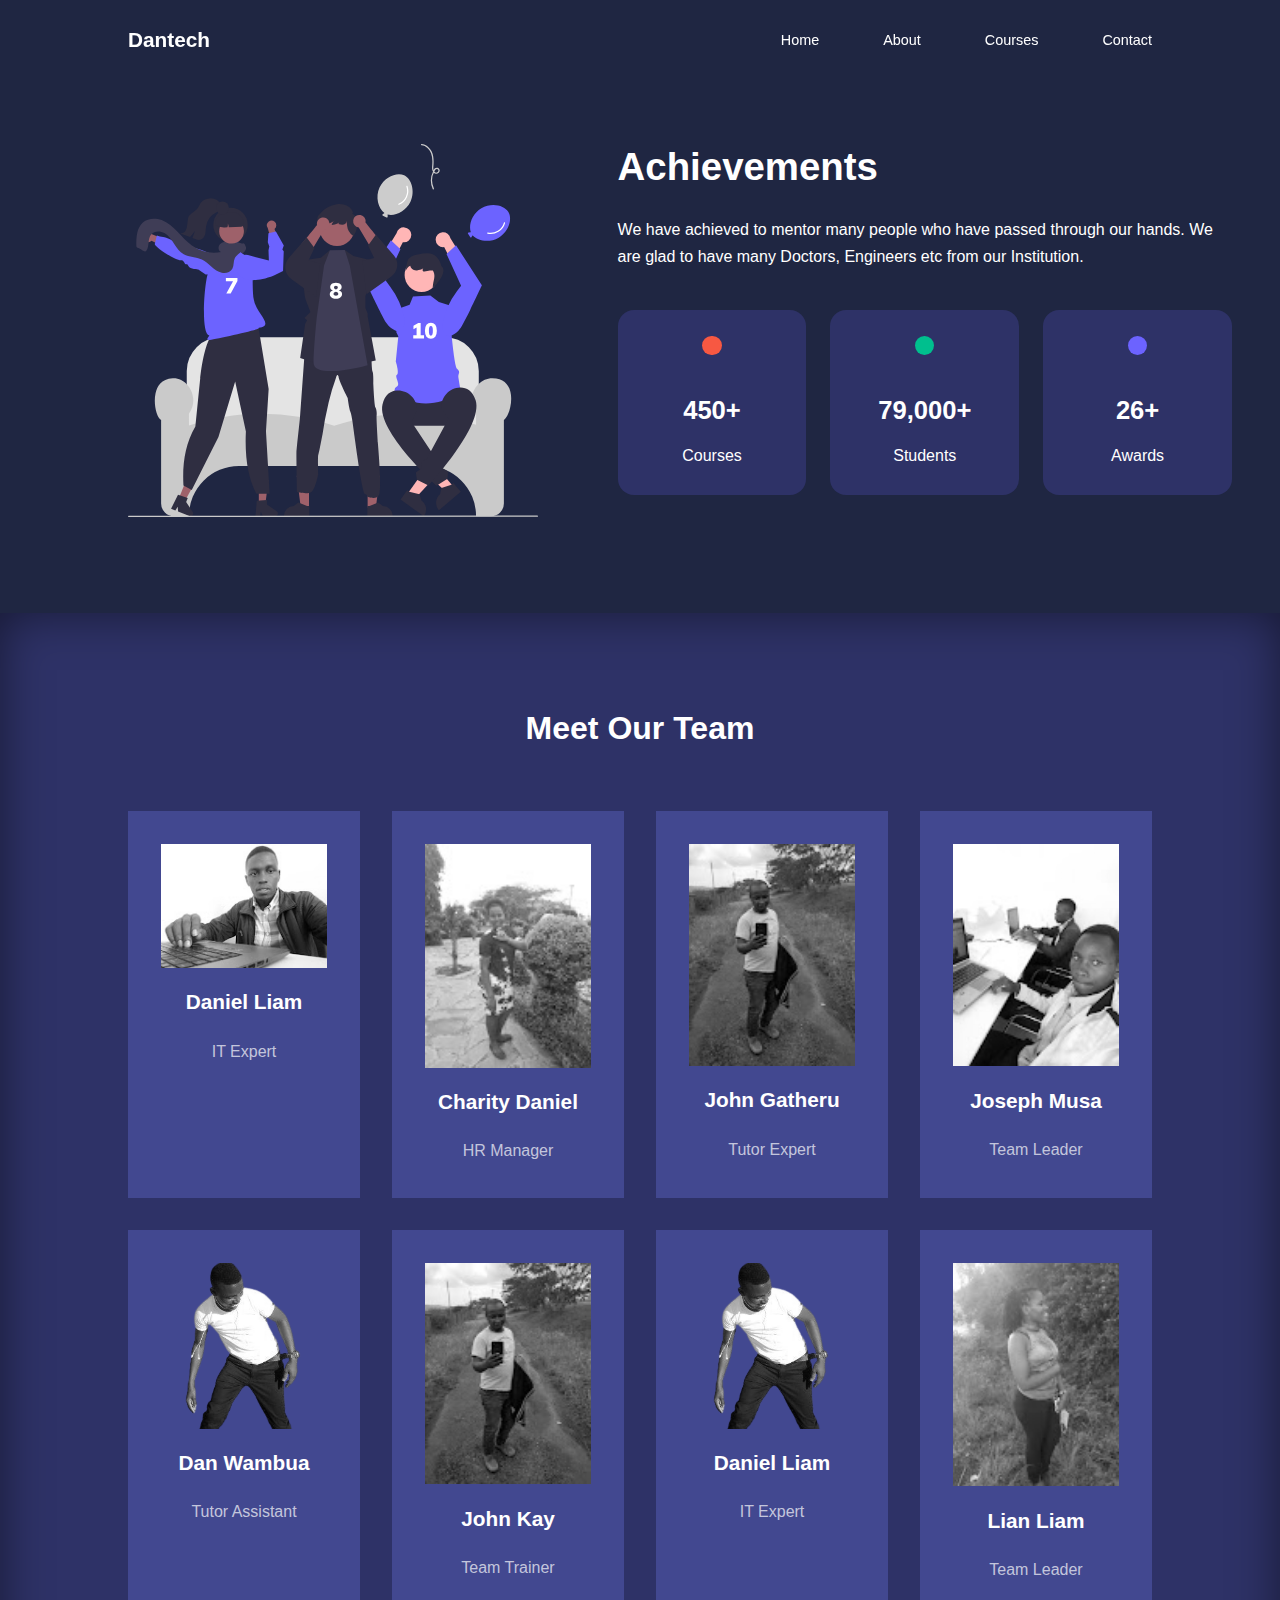
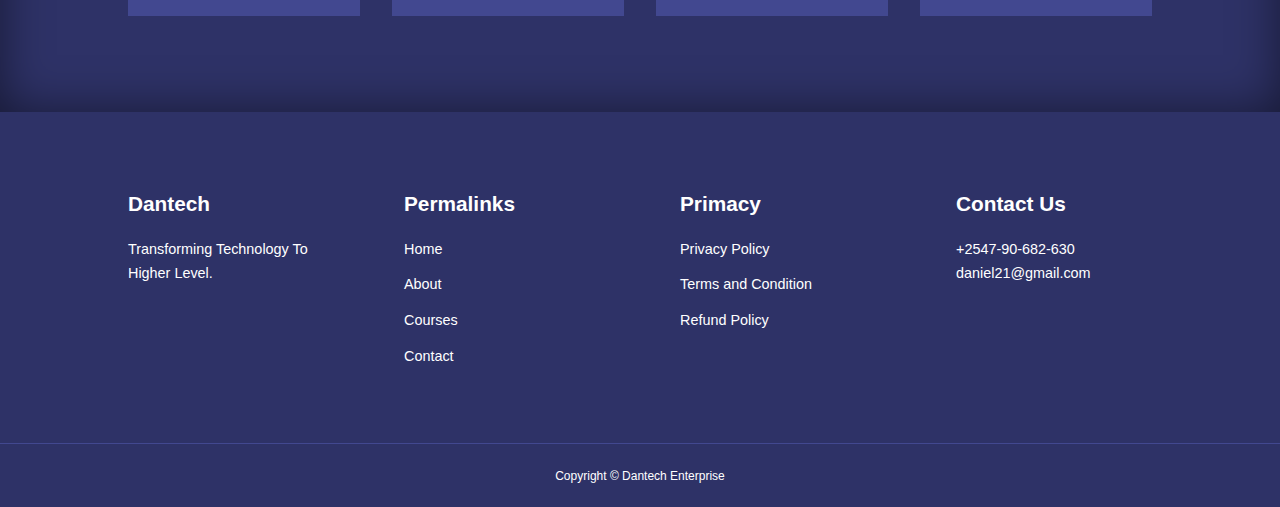
<file: about.html>
<!DOCTYPE html>
<html lang="en">
<head>
    <meta charset="UTF-8">
    <meta http-equiv="X-UA-Compatible" content="IE=edge">
    <meta name="viewport" content="width=device-width, initial-scale=1.0">
    <title>Responsive School Website</title>
    <link rel="stylesheet" href="./css/style.css">
    <link rel="stylesheet" href="./css/about.css">

    <!-- ICONSCOUT CDN -->
    <link rel="stylesheet" href="https://unicons.iconscout.com/release/v2.1.6/css/unicons.css">

    <!-- GOOGLE FONTS (MONTSERRAT) -->
    <link rel="preconnect" href="https://fonts.googleapis.com">
    <link rel="preconnect" href="https://fonts.gstatic.com" crossorigin>
    <link rel="stylesheet" href="https://fonts.googleapis/css2?family=Montserrat:wght@300;400;500;600;700;800;900&display=swap">

</head>
<body>
    <!-- NAVBAR -->
    <nav>
        <div class="container nav-container">
            <a href="index.html"><h4>Dantech</h4></a>
            <ul class="nav-menu">
                <li><a href="index.html">Home</a></li>
                <li><a href="about.html">About</a></li>
                <li><a href="courses.html">Courses</a></li>
                <li><a href="contact.html">Contact</a></li>
            </ul>
            <button id="open-menu-btn"><i class="uil uil-bars"></i></button>
            <button id="close-menu-btn"><i class="uil uil-multiply"></i></button>
        </div>
    </nav>
    <!-- END NAVBAR -->


    <!-- ACHIEVEMENTS -->
    <section class="about-achievements">
        <div class="container about-achievements-container">
            <div class="about-achievements-left">
                <img src="./images/about achievements.svg">
            </div>
            <div class="about-achievements-right">
                <h1>Achievements</h1>
                <p>We have achieved to mentor many people who have
                    passed through our hands. We are glad to have many 
                    Doctors, Engineers etc from our Institution.
                </p>
                <div class="achievements-cards">
                    <article class="achievement-card">
                        <span class="achievement-icon">
                            <i class="uil uil-video"></i>
                        </span>
                        <h3>450+</h3>
                        <p>Courses</p>
                    </article>

                    <article class="achievement-card">
                        <span class="achievement-icon">
                            <i class="uil uil-users-alt"></i>
                        </span>
                        <h3>79,000+</h3>
                        <p>Students</p>
                    </article>

                    <article class="achievement-card">
                        <span class="achievement-icon">
                            <i class="uil uil-trophy"></i>
                        </span>
                        <h3>26+</h3>
                        <p>Awards</p>
                    </article>
                </div>
            </div>
        </div>
    </section>
    <!-- END ACHIEVEMENTS -->


    <!-- TEAM -->
    <section class="team">
        <h2>Meet Our Team</h2>
        <div class="container team-container">
            <article class="team-member">
                <div class="team-member-image">
                    <img src="./images/Dan.jpg">
                </div>
                <div class="team-member-info">
                    <h4>Daniel Liam</h4>
                    <p>IT Expert</p>
                </div>
                <div class="team-member-socials">
                    <a href="https://instagram.com" target="_blank"><i class="uil uil-instagram"></i></a>
                    <a href="https://twitter.com" target="_blank"><i class="uil uil-twitter-alt"></i></a>
                    <a href="https://linkedin.com" target="_blank"><i class="uil uil-linkedin-alt"></i></a>
                </div>
            </article>

            <article class="team-member">
                <div class="team-member-image">
                    <img src="./images/Charity.jpg">
                </div>
                <div class="team-member-info">
                    <h4>Charity Daniel</h4>
                    <p>HR Manager</p>
                </div>
                <div class="team-member-socials">
                    <a href="https://instagram.com" target="_blank"><i class="uil uil-instagram"></i></a>
                    <a href="https://twitter.com" target="_blank"><i class="uil uil-twitter-alt"></i></a>
                    <a href="https://linkedin.com" target="_blank"><i class="uil uil-linkedin-alt"></i></a>
                </div>
            </article>

            <article class="team-member">
                <div class="team-member-image">
                    <img src="./images/John.jpg">
                </div>
                <div class="team-member-info">
                    <h4>John Gatheru</h4>
                    <p>Tutor Expert</p>
                </div>
                <div class="team-member-socials">
                    <a href="https://instagram.com" target="_blank"><i class="uil uil-instagram"></i></a>
                    <a href="https://twitter.com" target="_blank"><i class="uil uil-twitter-alt"></i></a>
                    <a href="https://linkedin.com" target="_blank"><i class="uil uil-linkedin-alt"></i></a>
                </div>
            </article>

            <article class="team-member">
                <div class="team-member-image">
                    <img src="./images/Musa.jpg">
                </div>
                <div class="team-member-info">
                    <h4>Joseph Musa</h4>
                    <p>Team Leader</p>
                </div>
                <div class="team-member-socials">
                    <a href="https://instagram.com" target="_blank"><i class="uil uil-instagram"></i></a>
                    <a href="https://twitter.com" target="_blank"><i class="uil uil-twitter-alt"></i></a>
                    <a href="https://linkedin.com" target="_blank"><i class="uil uil-linkedin-alt"></i></a>
                </div>
            </article>

            <article class="team-member">
                <div class="team-member-image">
                    <img src="./images/profile.png">
                </div>
                <div class="team-member-info">
                    <h4>Dan Wambua</h4>
                    <p>Tutor Assistant</p>
                </div>
                <div class="team-member-socials">
                    <a href="https://instagram.com" target="_blank"><i class="uil uil-instagram"></i></a>
                    <a href="https://twitter.com" target="_blank"><i class="uil uil-twitter-alt"></i></a>
                    <a href="https://linkedin.com" target="_blank"><i class="uil uil-linkedin-alt"></i></a>
                </div>
            </article>

            <article class="team-member">
                <div class="team-member-image">
                    <img src="./images/John.jpg">
                </div>
                <div class="team-member-info">
                    <h4>John Kay</h4>
                    <p>Team Trainer</p>
                </div>
                <div class="team-member-socials">
                    <a href="https://instagram.com" target="_blank"><i class="uil uil-instagram"></i></a>
                    <a href="https://twitter.com" target="_blank"><i class="uil uil-twitter-alt"></i></a>
                    <a href="https://linkedin.com" target="_blank"><i class="uil uil-linkedin-alt"></i></a>
                </div>
            </article>

            <article class="team-member">
                <div class="team-member-image">
                    <img src="./images/profile.png">
                </div>
                <div class="team-member-info">
                    <h4>Daniel Liam</h4>
                    <p>IT Expert</p>
                </div>
                <div class="team-member-socials">
                    <a href="https://instagram.com" target="_blank"><i class="uil uil-instagram"></i></a>
                    <a href="https://twitter.com" target="_blank"><i class="uil uil-twitter-alt"></i></a>
                    <a href="https://linkedin.com" target="_blank"><i class="uil uil-linkedin-alt"></i></a>
                </div>
            </article>

            <article class="team-member">
                <div class="team-member-image">
                    <img src="./images/Charity2.jpg">
                </div>
                <div class="team-member-info">
                    <h4>Lian Liam</h4>
                    <p>Team Leader</p>
                </div>
                <div class="team-member-socials">
                    <a href="https://instagram.com" target="_blank"><i class="uil uil-instagram"></i></a>
                    <a href="https://twitter.com" target="_blank"><i class="uil uil-twitter-alt"></i></a>
                    <a href="https://linkedin.com" target="_blank"><i class="uil uil-linkedin-alt"></i></a>
                </div>
            </article>
        </div>
    </section>
    <!-- END TEAM -->
 
 
 <!-- FOOTER  -->
 <footer>
    <div class="container footer-container">
        <div class="footer-1">
            <a href="index.html" class="footer-logo"><h4>Dantech</h4></a>
            <p>Transforming Technology To Higher Level.</p>
        </div>

        <div class="footer-2">
            <h4>Permalinks</h4>
            <ul class="permalinks">
                <li><a href="index.html">Home</a></li>
                <li><a href="about.html">About</a></li>
                <li><a href="courses.html">Courses</a></li>
                <li><a href="contact.html">Contact</a></li>
            </ul>
        </div>

        <div class="footer-3">
            <h4>Primacy</h4>
            <ul class="primacy">
                <li><a href="#">Privacy Policy</a></li>
                <li><a href="#">Terms and Condition</a></li>
                <li><a href="#">Refund Policy</a></li>
            </ul>
        </div>
        <div class="footer-4">
            <h4>Contact Us</h4>
            <div>
                <p>+2547-90-682-630</p>
                <p>daniel21@gmail.com</p>
            </div>

            <ul class="footer-socials">
                <li><a href="#"><i class="uil uil-facebook-f"></i></a></li>
                <li><a href="#"><i class="uil uil-instagram-alt"></i></a></li>
                <li><a href="#"><i class="uil uil-twitter"></i></a></li>
                <li><a href="#"><i class="uil uil-linkedin-alt"></i></a></li>
            </ul>
        </div>           
    </div>
    <div class="footer-copyright">
        <small>Copyright &copy; Dantech Enterprise</small>
    </div>
</footer>
<!-- END FOOTER  -->

<script src="./main.js"></script>

</body>
</html>
</file>
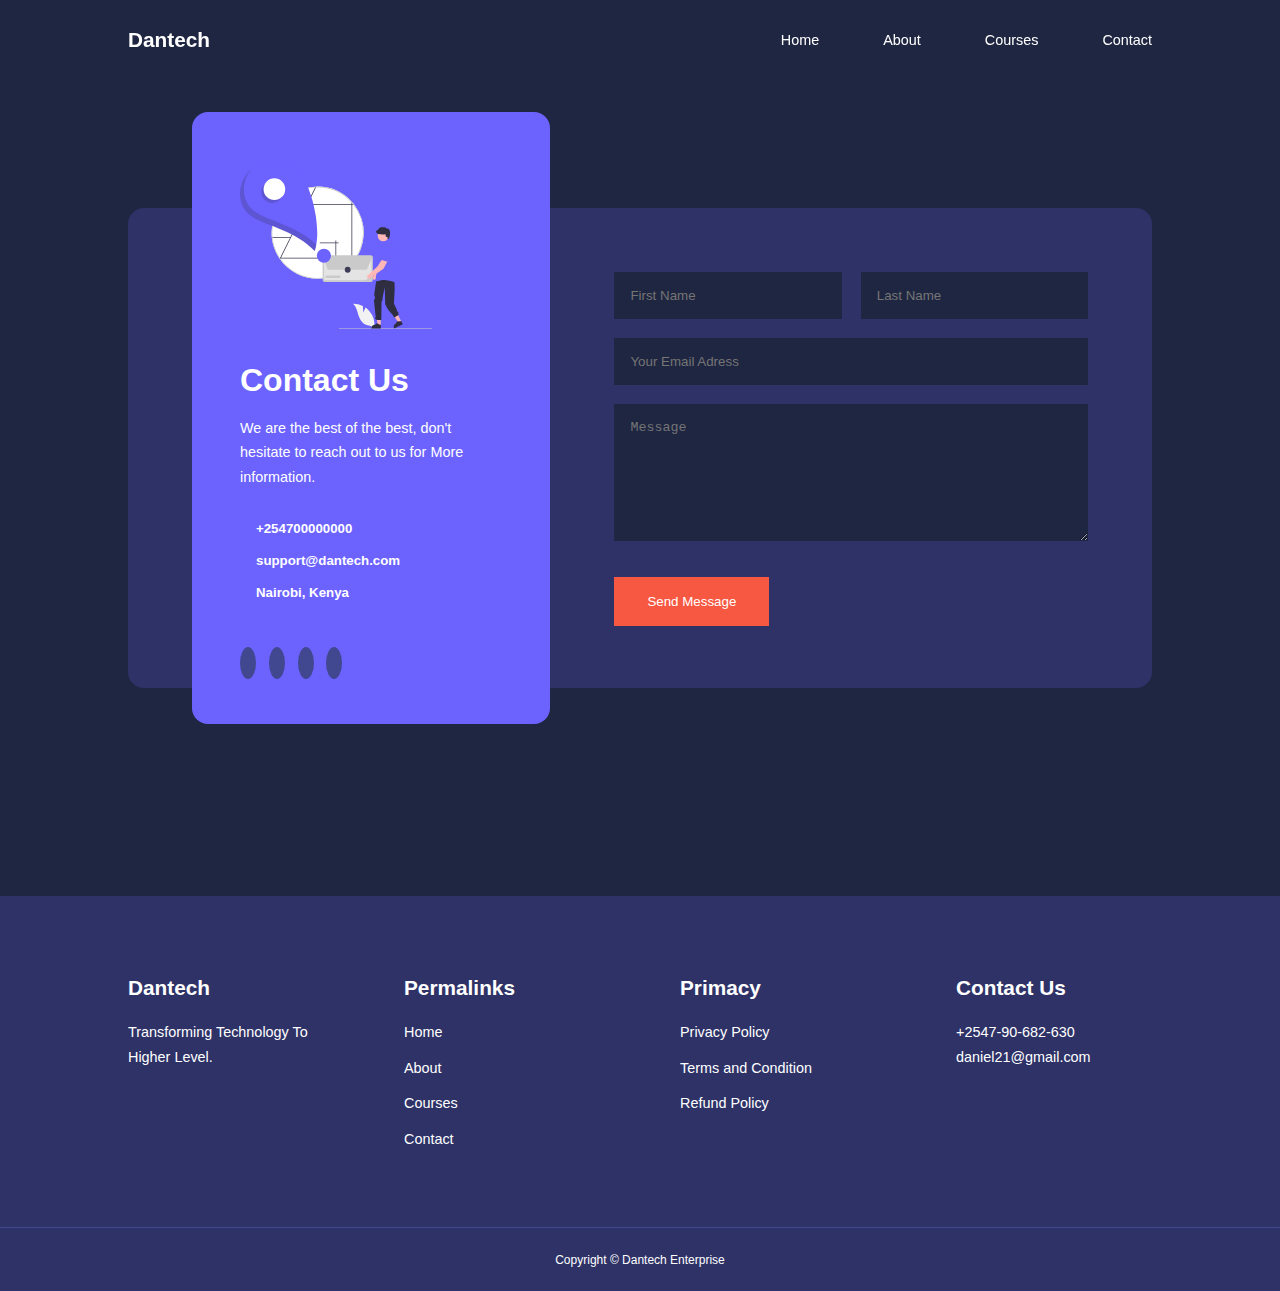
<file: contact.html>
<!DOCTYPE html>
<html lang="en">
<head>
    <meta charset="UTF-8">
    <meta http-equiv="X-UA-Compatible" content="IE=edge">
    <meta name="viewport" content="width=device-width, initial-scale=1.0">
    <title>Responsive School Website</title>
    <link rel="stylesheet" href="./css/style.css">
    <link rel="stylesheet" href="./css/contact.css">


    <!-- ICONSCOUT CDN -->
    <link rel="stylesheet" href="https://unicons.iconscout.com/release/v2.1.6/css/unicons.css">

    <!-- GOOGLE FONTS (MONTSERRAT) -->
    <link rel="preconnect" href="https://fonts.googleapis.com">
    <link rel="preconnect" href="https://fonts.gstatic.com" crossorigin>
    <link rel="stylesheet" href="https://fonts.googleapis/css2?family=Montserrat:wght@300;400;500;600;700;800;900&display=swap">

</head>
<body>
    <!-- NAVBAR -->
    <nav>
        <div class="container nav-container">
            <a href="index.html"><h4>Dantech</h4></a>
            <ul class="nav-menu">
                <li><a href="index.html">Home</a></li>
                <li><a href="about.html">About</a></li>
                <li><a href="courses.html">Courses</a></li>
                <li><a href="contact.html">Contact</a></li>
            </ul>
            <button id="open-menu-btn"><i class="uil uil-bars"></i></button>
            <button id="close-menu-btn"><i class="uil uil-multiply"></i></button>
        </div>
    </nav>
    <!-- END NAVBAR -->

    <!-- CONTACT -->
    <section class="contact">
        <div class="container contact-container">
            <aside class="contact-aside">
                <div class="aside-image">
                    <img src="./images/contact.svg">
                </div>
                <h2>Contact Us</h2>
                <p>We are the best of the best, don't 
                   hesitate to reach out to us for More
                   information.</p>
                <ul class="contact-details">
                    <li>
                        <i class="uil uil-phone-times"></i>
                        <h5>+254700000000</h5>
                    </li>
                    <li>
                        <i class="uil uil-envelope"></i>
                        <h5>support@dantech.com</h5>
                    </li>
                    <li>
                        <i class="uil uil-location-point"></i>
                        <h5>Nairobi, Kenya</h5>
                    </li>
                </ul>   
                <ul class="contact-socials">
                    <li><a href="https://facebook.com"><i class="uil uil-facebook-f"></i></a></li>
                    <li><a href="https://instagram.com"><i class="uil uil-instagram"></i></a></li>
                    <li><a href="https://twitter.com"><i class="uil uil-twitter"></i></a></li>
                    <li><a href="https://linkedin.com"><i class="uil uil-linkedin-alt"></i></a></li>
                </ul>
            </aside>

            <form class="contact-form">
                <div class="form-name">
                    <input type="text" name="First Name" placeholder="First Name" required>
                    <input type="text" name="Last Name" placeholder="Last Name" required>
                </div>
                <input type="email" name="Email Adress" placeholder="Your Email Adress" required>
                <textarea name="Message" rows="7" placeholder="Message" required></textarea>
                <button type="submit" class="btn btn-primary">Send Message</button>
            </form>
        </div>
    </section>
    <!-- END CONTACT -->

    <!-- FOOTER  -->
 <footer>
    <div class="container footer-container">
        <div class="footer-1">
            <a href="index.html" class="footer-logo"><h4>Dantech</h4></a>
            <p>Transforming Technology To Higher Level.</p>
        </div>

        <div class="footer-2">
            <h4>Permalinks</h4>
            <ul class="permalinks">
                <li><a href="index.html">Home</a></li>
                <li><a href="about.html">About</a></li>
                <li><a href="courses.html">Courses</a></li>
                <li><a href="contact.html">Contact</a></li>
            </ul>
        </div>

        <div class="footer-3">
            <h4>Primacy</h4>
            <ul class="primacy">
                <li><a href="#">Privacy Policy</a></li>
                <li><a href="#">Terms and Condition</a></li>
                <li><a href="#">Refund Policy</a></li>
            </ul>
        </div>
        <div class="footer-4">
            <h4>Contact Us</h4>
            <div>
                <p>+2547-90-682-630</p>
                <p>daniel21@gmail.com</p>
            </div>

            <ul class="footer-socials">
                <li><a href="#"><i class="uil uil-facebook-f"></i></a></li>
                <li><a href="#"><i class="uil uil-instagram-alt"></i></a></li>
                <li><a href="#"><i class="uil uil-twitter"></i></a></li>
                <li><a href="#"><i class="uil uil-linkedin-alt"></i></a></li>
            </ul>
        </div>           
    </div>
    <div class="footer-copyright">
        <small>Copyright &copy; Dantech Enterprise</small>
    </div>
</footer>
<!-- END FOOTER  -->

<script src="./main.js"></script>

</body>
</html>
</file>
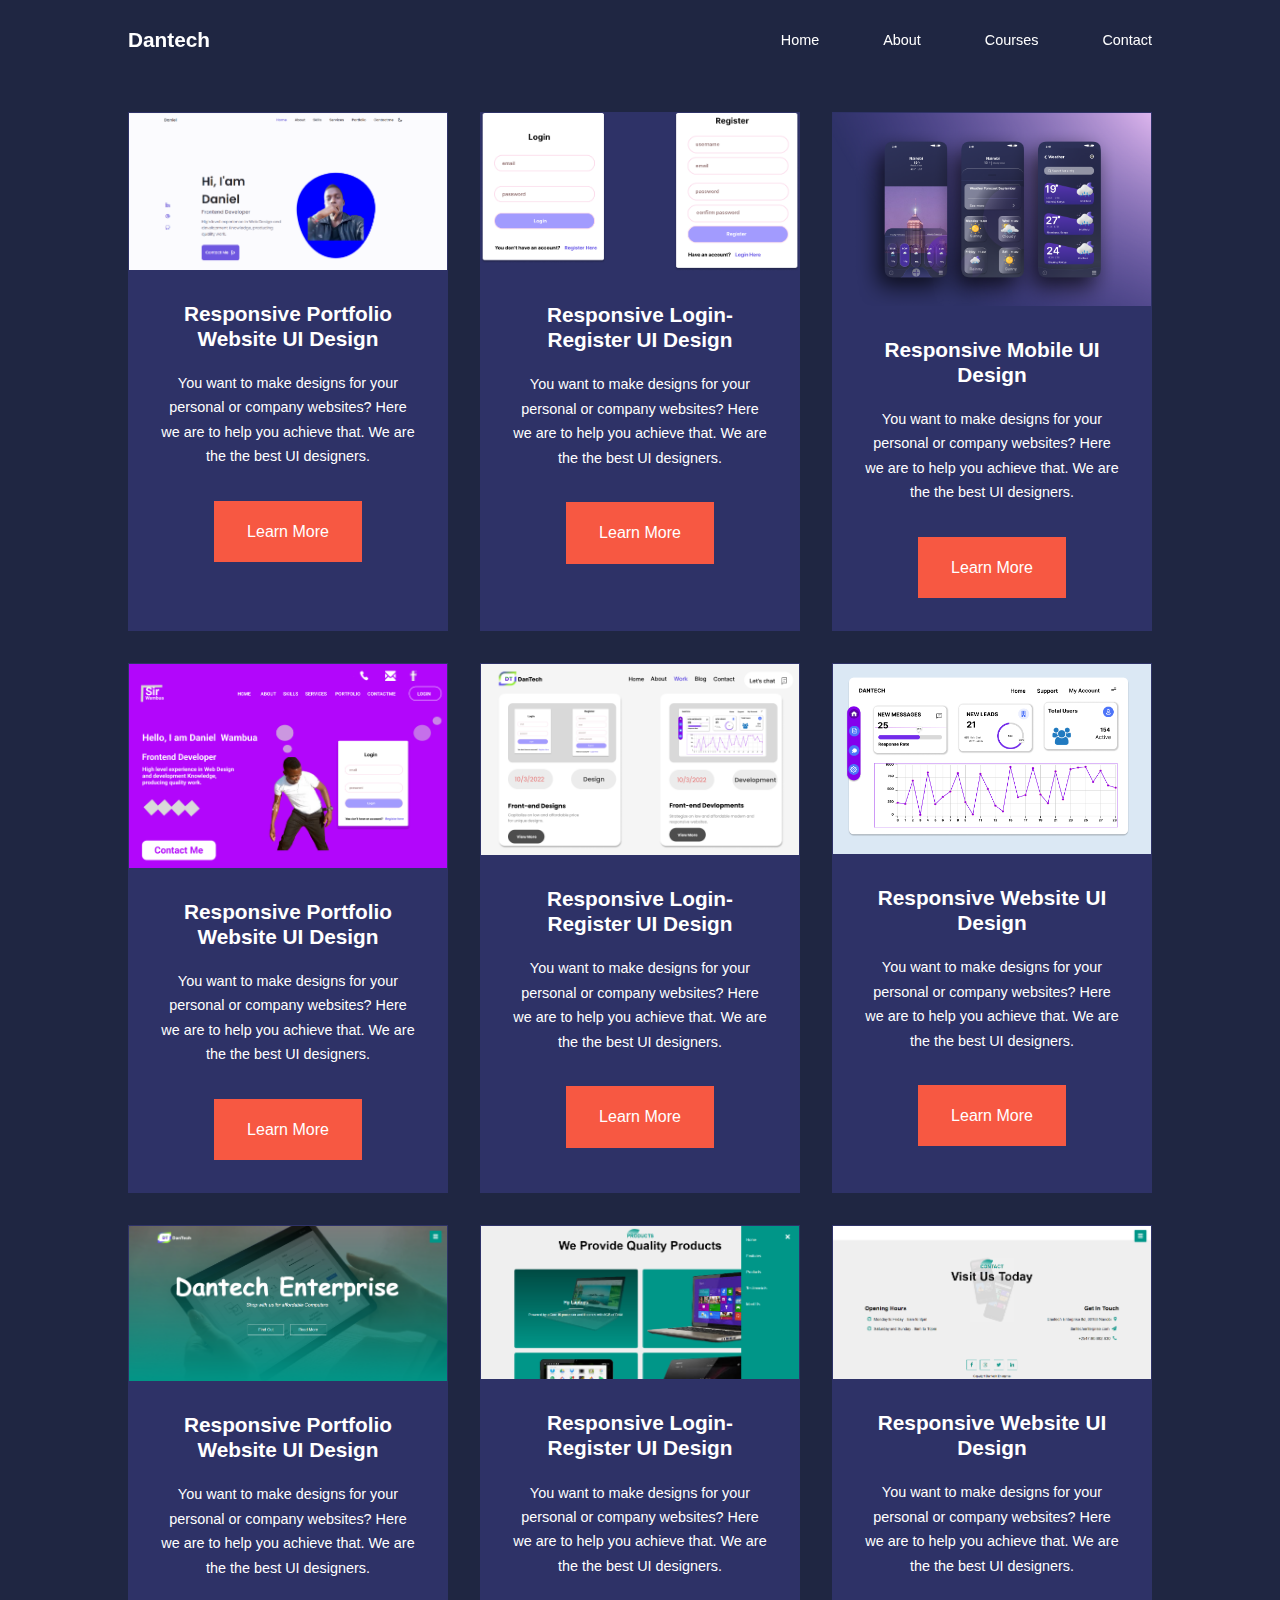
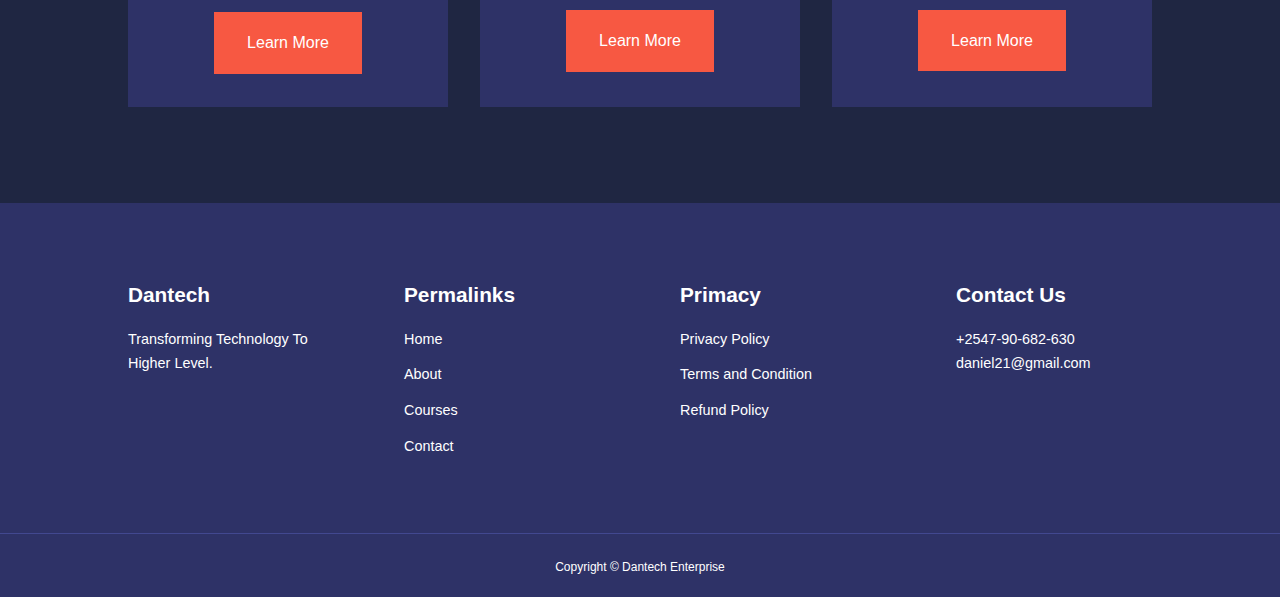
<file: courses.html>
<!DOCTYPE html>
<html lang="en">
<head>
    <meta charset="UTF-8">
    <meta http-equiv="X-UA-Compatible" content="IE=edge">
    <meta name="viewport" content="width=device-width, initial-scale=1.0">
    <title>Responsive School Website</title>
    <link rel="stylesheet" href="./css/style.css">
    <style>
        .courses{
            margin-top: 1rem;
        }
    </style>

    <!-- ICONSCOUT CDN -->
    <link rel="stylesheet" href="https://unicons.iconscout.com/release/v2.1.6/css/unicons.css">

    <!-- GOOGLE FONTS (MONTSERRAT) -->
    <link rel="preconnect" href="https://fonts.googleapis.com">
    <link rel="preconnect" href="https://fonts.gstatic.com" crossorigin>
    <link rel="stylesheet" href="https://fonts.googleapis/css2?family=Montserrat:wght@300;400;500;600;700;800;900&display=swap">

</head>
<body>
    <!-- NAVBAR -->
    <nav>
        <div class="container nav-container">
            <a href="index.html"><h4>Dantech</h4></a>
            <ul class="nav-menu">
                <li><a href="index.html">Home</a></li>
                <li><a href="about.html">About</a></li>
                <li><a href="courses.html">Courses</a></li>
                <li><a href="contact.html">Contact</a></li>
            </ul>
            <button id="open-menu-btn"><i class="uil uil-bars"></i></button>
            <button id="close-menu-btn"><i class="uil uil-multiply"></i></button>
        </div>
    </nav>
    <!-- END NAVBAR -->


     <!-- COURSES -->
     <section class="courses">
        <div class="container courses-container">
            <article class="course">
                <div class="course-image">
                    <img src="./images/landing.png">
                </div>
                <div class="course-info">
                    <h4>Responsive Portfolio Website UI Design</h4>
                    <p>You want to make designs for your personal or company websites?
                        Here we are to help you achieve that. We are the the best UI
                        designers.
                    </p>
                    <a href="courses.html" class="btn btn-primary">Learn More</a>
                </div>
            </article>

            <article class="course">
                <div class="course-image">
                    <img src="./images/login-register.png">
                </div>
                <div class="course-info">
                    <h4>Responsive Login-Register UI Design</h4>
                    <p>You want to make designs for your personal or company websites?
                        Here we are to help you achieve that. We are the the best UI
                        designers.
                    </p>
                    <a href="courses.html" class="btn btn-primary">Learn More</a>
                </div>
            </article>

            <article class="course">
                <div class="course-image">
                    <img src="./images/mobile.png">
                </div>
                <div class="course-info">
                    <h4>Responsive Mobile UI Design</h4>
                    <p>You want to make designs for your personal or company websites?
                        Here we are to help you achieve that. We are the the best UI
                        designers.
                    </p>
                    <a href="courses.html" class="btn btn-primary">Learn More</a>
                </div>
            </article>

            <article class="course">
                <div class="course-image">
                    <img src="./images/portfolio.png">
                </div>
                <div class="course-info">
                    <h4>Responsive Portfolio Website UI Design</h4>
                    <p>You want to make designs for your personal or company websites?
                        Here we are to help you achieve that. We are the the best UI
                        designers.
                    </p>
                    <a href="courses.html" class="btn btn-primary">Learn More</a>
                </div>
            </article>

            <article class="course">
                <div class="course-image">
                    <img src="./images/Projects.png">
                </div>
                <div class="course-info">
                    <h4>Responsive Login-Register UI Design</h4>
                    <p>You want to make designs for your personal or company websites?
                        Here we are to help you achieve that. We are the the best UI
                        designers.
                    </p>
                    <a href="courses.html" class="btn btn-primary">Learn More</a>
                </div>
            </article>

            <article class="course">
                <div class="course-image">
                    <img src="./images/Dashboard.png">
                </div>
                <div class="course-info">
                    <h4>Responsive Website UI Design</h4>
                    <p>You want to make designs for your personal or company websites?
                        Here we are to help you achieve that. We are the the best UI
                        designers.
                    </p>
                    <a href="courses.html" class="btn btn-primary">Learn More</a>
                </div>
            </article>

            <article class="course">
                <div class="course-image">
                    <img src="./images/home.png">
                </div>
                <div class="course-info">
                    <h4>Responsive Portfolio Website UI Design</h4>
                    <p>You want to make designs for your personal or company websites?
                        Here we are to help you achieve that. We are the the best UI
                        designers.
                    </p>
                    <a href="courses.html" class="btn btn-primary">Learn More</a>
                </div>
            </article>

            <article class="course">
                <div class="course-image">
                    <img src="./images/product.png">
                </div>
                <div class="course-info">
                    <h4>Responsive Login-Register UI Design</h4>
                    <p>You want to make designs for your personal or company websites?
                        Here we are to help you achieve that. We are the the best UI
                        designers.
                    </p>
                    <a href="courses.html" class="btn btn-primary">Learn More</a>
                </div>
            </article>

            <article class="course">
                <div class="course-image">
                    <img src="./images/footer.png">
                </div>
                <div class="course-info">
                    <h4>Responsive Website UI Design</h4>
                    <p>You want to make designs for your personal or company websites?
                        Here we are to help you achieve that. We are the the best UI
                        designers.
                    </p>
                    <a href="courses.html" class="btn btn-primary">Learn More</a>
                </div>
            </article>
        </div>
    </section>
    <!-- END COURSES -->

 
 <!-- FOOTER  -->
 <footer>
    <div class="container footer-container">
        <div class="footer-1">
            <a href="index.html" class="footer-logo"><h4>Dantech</h4></a>
            <p>Transforming Technology To Higher Level.</p>
        </div>

        <div class="footer-2">
            <h4>Permalinks</h4>
            <ul class="permalinks">
                <li><a href="index.html">Home</a></li>
                <li><a href="about.html">About</a></li>
                <li><a href="courses.html">Courses</a></li>
                <li><a href="contact.html">Contact</a></li>
            </ul>
        </div>

        <div class="footer-3">
            <h4>Primacy</h4>
            <ul class="primacy">
                <li><a href="#">Privacy Policy</a></li>
                <li><a href="#">Terms and Condition</a></li>
                <li><a href="#">Refund Policy</a></li>
            </ul>
        </div>
        <div class="footer-4">
            <h4>Contact Us</h4>
            <div>
                <p>+2547-90-682-630</p>
                <p>daniel21@gmail.com</p>
            </div>

            <ul class="footer-socials">
                <li><a href="#"><i class="uil uil-facebook-f"></i></a></li>
                <li><a href="#"><i class="uil uil-instagram-alt"></i></a></li>
                <li><a href="#"><i class="uil uil-twitter"></i></a></li>
                <li><a href="#"><i class="uil uil-linkedin-alt"></i></a></li>
            </ul>
        </div>           
    </div>
    <div class="footer-copyright">
        <small>Copyright &copy; Dantech Enterprise</small>
    </div>
</footer>
<!-- END FOOTER  -->

<script src="./main.js"></script>

</body>
</html>
</file>
<file: css/style.css>
*{
    margin: 0;
    padding: 0;
    border: 0;
    outline: 0;
    text-decoration: none;
    list-style: none;
    box-sizing: border-box;
}

:root{
    --color-primary:#6c63ff;
    --color-success:#00bf8e;
    --color-warning:#f7c94b;
    --color-danger:#f75842;
    --color-danger-variant: rgba(247, 88, 66, 0.4);
    --color-white:#fff;
    --color-light: rgba(255, 255, 255, 0.7);
    --color-black:#000;
    --color-bg:#1f2642;
    --color-bg1:#2e3267;
    --color-bg2:#424890;

    --container-width-lg:80%;
    --container-width-md:90%;
    --container-width-sm:94%;

    --transition: all 400ms ease;
}

body{
    font-family: "Montserrat", sans-serif;
    line-height: 1.7;
    color: var(--color-white);
    background: var(--color-bg);
}

.container{
    width: var(--container-width-lg);
    margin: 0 auto;
}

section{
    padding: 6rem 0;
}
section h2{
    text-align: center;
    margin-bottom: 4rem;
}

h1,h2,h3,h4,h5{
    line-height: 1.2;
}
h1{
    font-size: 2.4rem;
}
h2{
    font-size: 2rem;
}
h3{
    font-size: 1.6rem;
}
h4{
    font-size: 1.3rem;
}

a{
    color: var(--color-white);
}

img{
    width: 100%;
    display: block;
    object-fit: cover;
}

.btn{
    display: inline-block;
    background: var(--color-black);
    padding: 1rem 2rem;
    border: 1px solid transparent;
    font-weight: 500;
    transition: var(--transition);
}
.btn:hover{
    background: transparent;
    color: var(--color-white);
    border-color: var(--color-white);
}
.btn-primary{
    background: var(--color-danger);
    color: white;
}

/* ==========NAVBAR======= */
nav{
    background: transparent;
    width: 100vw;
    height: 5rem;
    position: fixed;
    top: 0;
    z-index: 11;
}

/* ========change navbar styles on scroll using javascript */
.window-scroll{
    background: var(--color-primary);
    box-shadow: 0 1rem 2rem rgba(0, 0, 0, 0.2);
}

.nav-container{
    height: 100%;
    display: flex;
    justify-content: space-between;
    align-items: center;
}
nav button{
    display: none;
}
.nav-menu{
    display: flex;
    align-items: center;
    gap: 4rem;
}
.nav-menu a{
    font-size: .9rem;
    transition: var(--transition);
}
.nav-menu a:hover{
    color: var(--color-bg2);
}
/* ==========END NAVBAR======= */


/* ==========HEADER======= */
header{
    position: relative;
    top: 5rem;
    overflow: hidden;
    height: 70vh;
    margin-bottom: 5rem;
}
.header-container{
    display: grid;
    grid-template-columns: 1fr 1fr;
    align-items: center;
    gap: 5rem;
    height: 100%;
}
.header-left p{
    margin: 1rem 0 2.4rem;
}
/* ==========END HEADER======= */


/* ==========CATEGORIES======= */
.categories{
    background: var(--color-bg1);
    height: 32rem;
}
.categories h1{
    line-height: 1;
    margin-bottom: 3rem;
}
.categories-container{
    display: grid;
    grid-template-columns: 40% 60%;
}
.categories-left{
    margin-right: 4rem;
}
.categories-left p{
    margin: 1rem 0 3rem;
}
.categories-right{
    display: grid;
    grid-template-columns: repeat(3, 1fr);
    gap: 1.2rem;
}
.category{
    background: var(--color-bg2);
    padding: 2rem;
    border-radius: 2rem;
    transition: var(--transition);
}
.category:hover{
    box-shadow: 0 3rem 3rem rgba(0, 0, 0, 0.3);
    z-index: 1;
}
.category:nth-child(2) .category-icon{
    background: var(--color-danger);
}
.category:nth-child(3) .category-icon{
    background: var(--color-success);
}
.category:nth-child(4) .category-icon{
    background: var(--color-warning);
}
.category:nth-child(5) .category-icon{
    background: var(--color-success);
}
.category-icon{
    background: var(--color-primary);
    padding: 0.7rem;
    border-radius: 0.9rem;
}
.category h5{
    margin: 2rem 0 1rem;
} 
.category p{
    font-size: 0.85rem;
} 
/* ==========END CATEGORIES======= */


/* ==========COURSES ======= */
.courses{
    margin-top: 10px;
}
.courses-container{
    display: grid;
    grid-template-columns: repeat(3, 1fr);
    gap: 2rem;
}
.course{
    background: var(--color-bg1);
    text-align: center;
    border: 1px solid transparent;
    transition: var(--transition);
}
.course:hover{
    background: transparent;
    border-color: var(--color-primary);
}
.course-info{
    padding: 2rem;
}
.course-info p{
    margin: 1.2rem 0 2rem;
    font-size: .9rem;
}
/* ==========END COURSES======= */

/* ==========FAQs======= */
.faqs{
    background: var(--color-bg1);
    box-shadow: inset 0 0 3rem rgba(0, 0, 0, 0.5);
}
.faqs-container{
    display: grid;
    grid-template-columns: 1fr 1fr;
    gap: 1rem;
}
.faq{
    padding: 2rem;
    display: flex;
    align-items: center;
    gap: 1.4rem;
    height: fit-content;
    background: var(--color-primary);
    cursor: pointer;
}
.faq h4{
    font-size: 1rem;
    line-height: 2.2rem;
}
.faq-icon{
    align-self: flex-start;
    font-size: 1.2rem;
}
.faq p{
    margin-top: 0.8rem;
    display: none;
}
.faq.open p{
    display: block;
}
/* ==========END FAQs======= */


/* ==========TESTIMONIALS======= */
.testimonials-container{
    overflow: hidden;
    position: relative;
    margin-bottom: 5rem;
}
.testimonial{
    padding-top: 2rem;
}
.avatar{
    width: 6rem;
    height: 6rem;
    border-radius: 50%;
    overflow: hidden;
    margin: 0 auto 1rem;
    border: 1rem solid var(--color-bg1);
}
.testimonial-info{
    text-align: center;
}
.testimonial-body{
    background: var(--color-primary);
    padding: 2rem;
    margin-top: 3rem;
    position: relative;
}
.testimonial-body::before{
    content: "";
    display: block;
    background: linear-gradient( 
        135deg, 
        transparent, 
        var(--color-primary),
        var(--color-primary),
        var(--color-primary));
    width: 3rem;
    height: 3rem;
    position: absolute;
    left: 45%;
    top: -1.5rem;
    transform: rotate(45deg);
}
/* ==========END TESTIMONIALS======= */

/* ========== FOOTER======= */
footer{
    background: var(--color-bg1);
    padding-top: 5rem;
    font-size: 0.9rem;
}
.footer-container{
    display: grid;
    grid-template-columns: repeat(4, 1fr);
    gap: 5rem;
}
.footer-container > div h4{
    margin-bottom: 1.2rem;
}
.footer-1 p{
    margin: 0 0 2rem;
}
footer ul li{
    margin-bottom: 0.7rem;
}
footer ul li a:hover{
    text-decoration: underline;
}
.footer-socials{
    display: flex;
    gap: 1rem;
    font-size: 1.2rem;
    margin-top: 2rem;
}
.footer-copyright{
    text-align: center;
    margin-top: 4rem;
    padding: 1.2rem 0;
    border-top: 1px solid var(--color-bg2);
}
/* ==========END FOOTER======= */


/* =======MEDIA QUERIES (TABLETS)======= */
@media screen and (max-width: 1024px) {
    .container{
        width: var(--container-width-md);
    }
    h1{
        font-size: 2.2rem;
    }
    h2{
        font-size: 1.7rem;
    }
    h3{
        font-size: 1.4rem;
    }
    h4{
        font-size: 1.2rem;
    }
/* ==========NAVBAR========= */
    nav button{
        display: inline-block;
        background: transparent;
        font-size: 1.8rem;
        color: var(--color-white);
        cursor: pointer;
    }
    nav button#close-menu-btn{
        display: none;
    }
    .nav-menu{
        position: fixed;
        top: 5rem;
        right: 5%;
        height: fit-content;
        width: 18rem;
        flex-direction: column;
        gap: 0;
        display: none;
    }
    .nav-menu li{
        width: 100%;
        height: 5.8rem;
        animation: animateNavItems 400ms linear forwards;
        transform-origin: top right;
        opacity: 0;
    }
    .nav-menu li:nth-child(2){
        animation-delay: 200ms;
    }
    .nav-menu li:nth-child(3){
        animation-delay: 400ms;
    }
    .nav-menu li:nth-child(4){
        animation-delay: 600ms;
    }

    /* keyframes */
    @keyframes animateNavItems{
        0%{
            transform: rotateZ(-90deg) rotateX(90deg) scale(0.1);
        }
        100%{
            transform: rotateZ(0) rotateX(0) scale(1);
            opacity: 1;
        }
    }

    .nav-menu li a{
        background: var(--color-primary);
        box-shadow: -4rem 6rem 10rem rgba(0, 0, 0, 0.6);
        width: 100%;
        height: 100%;
        display: grid;
        place-items: center;
    }
    .nav-menu li a:hover{
        background: var(--color-bg2);
        color: var(--color-white);
    }

    /* ============HEADER======== */
    header{
        /* height: 102vh; */
        margin-bottom: 4rem;
    }
    .header-container{
        gap: 0;
        padding-bottom: 3rem;
    }

    /* ============CATEGORIES======== */
    .categories{
        height: auto;
    }
    .categories-container{
        grid-template-columns: 1fr;
        gap: 3rem;
    }
    .categories-left{
        margin-right: 0;
    }

    /* ============COURSES======== */
    .courses{
        margin-top: 0;
    }
    .courses-container{
        grid-template-columns: 1fr 1fr;
    }

    /* ============FAQs======== */
    .faqs-container{
        grid-template-columns: 1fr;
    }
    .faq{
        padding: 1.5rem;
    }

    /* ============FOOTER======== */
    .footer-container{
        grid-template-columns: 1fr 1fr;
    }
}

/* =======MEDIA QUERIES (PHONES)======= */
@media screen and (max-width: 600px) {
    .container{
        width: var(--container-width-sm);
    }

    /* ============NAVBAR======== */
    .nav-menu{
        right: 3%;
    }

    /* ============HEADER======== */
    header{
        height: 100vh;
    }
    .header-container{
        grid-template-columns: 1fr;
        text-align: center;
        margin-top: 0;
    }
    .header-left p{
        margin-bottom: 1.3rem;
    }

    /* ============CATEGORIES======== */
    .categories-right{
        grid-template-columns: 1fr 1fr;
        gap: 0.7rem;
    }
    .category{
        padding: 1rem;
        border-radius: 1rem;
    }
    .category-icon{
        margin-top: 4px;
        display: inline-block;
    }

    /* ============COURSES======== */
    .courses-container{
        grid-template-columns: 1fr;
    }

    /* ============TESTIMONIALS======== */
    .testimonial-body{
        padding: 1.2rem;
    }

    /* ============FOOTER======== */
    .footer-container{
        grid-template-columns: 1fr;
        text-align: center;
        gap: 2rem;
    }
    .footer-1 p{
        margin: 1rem auto;
    }
    .footer-socials{
        justify-content: center;
    }
}
</file>
<file: css/about.css>
/* ======ACHIEVEMENTS======= */
.about-achievements{
    margin-top: 3rem;
}
.about-achievements-container{
    display: grid;
    grid-template-columns: 40% 60%;
    gap: 5rem;
}
.about-achievements-right > p{
    margin: 1.6em 0 2.5rem;
}
.achievements-cards{
    display: grid;
    grid-template-columns: repeat(3, 1fr);
    gap: 1.5rem;
}
.achievement-card{
    background: var(--color-bg1);
    padding: 1.6rem;
    border-radius: 1rem;
    text-align: center;
    transition: var(--transition);
}
.achievement-card:hover{
    background: var(--color-bg2);
    box-shadow: 0 3rem 3rem rgba(0,0,0,0.3);
}
.achievement-icon{
    background: var(--color-danger);
    padding: 0.6rem;
    border-radius: 1rem;
    display: inline-block;
    margin-bottom: 2rem;
    font-size: 2rem;
}
.achievement-card:nth-child(2) .achievement-icon{
    background: var(--color-success);
}
.achievement-card:nth-child(3) .achievement-icon{
    background: var(--color-primary);
}
.achievement-card p{
    margin-top: 1rem;
}

/* ======TEAM======= */
.team{
    background: var(--color-bg1);
    box-shadow: inset 0 0 3rem rgba(0,0,0,0.5);
}
.team-container{
    display: grid;
    grid-template-columns: repeat(4, 1fr);
    gap: 2rem;
}
.team-member{
    background: var(--color-bg2);
    padding: 2rem;
    border: 1px solid transparent;
    transition: var(--transition);
    position: relative;
    overflow: hidden;
}
.team-member:hover{
    background: transparent;
    border-color: var(--color-primary);
}
.team-member-image img{
    /* width: 8rem; */
    filter: saturate(0);
}
.team-member:hover img{
    filter: saturate(1);
}
.team-member-info *{
    text-align: center;
    margin-top: 1.4rem;
}
.team-member-info p{
    color: var(--color-light);
}
.team-member-socials{
    position: absolute;
    top: 50%;
    right: -100%;
    transform: translateY(-50%);
    display: flex;
    flex-direction: column;
    background: var(--color-primary);
    border-radius: 1rem 0 0 1rem;
    box-shadow: -2rem 0 2rem rgba(0,0,0,0.3);
    transition: var(--transition);
}
.team-member:hover .team-member-socials{
    right: 0;
}
.team-member-socials a{
    padding: 1rem;
}


/* =======MEDIA QUERIES (TABLETS)======= */
@media screen and (max-width: 1024px) {
    .about-achievements{
        margin-top: 2rem;
    }
    .about-achievements-container{
        grid-template-columns: 1fr;
        gap: 4rem;
    }
    .about-achievements-left{
        width: 80%;
        margin: 0 auto;
    }
    .team-container{
        grid-template-columns: repeat(3,1fr);
        gap: 1.5rem;
    }
    .team-member{
        padding: 1rem;
    }
}

/* =======MEDIA QUERIES (PHONES)======= */
@media screen and (max-width: 1024px) {
    .achievements-cards{
        grid-template-columns: 1fr 1fr;
        gap: 0.7rem;
    }
    .team-container{
        grid-template-columns: 1fr 1fr;
        gap: 0.7rem;
    }
    .team-member{
        padding: 0;
    }
    .team-member p{
        margin-bottom: 1.5rem;
    }
}
</file>
<file: css/contact.css>
.contact-container{
    background: var(--color-bg1);
    padding: 4rem;
    display: grid;
    grid-template-columns: 40% 60%;
    gap: 4rem;
    height: 30rem;
    margin: 7rem auto;
    border-radius: 1rem;
}

/* ==========ASIDE======== */
.contact-aside{
    background: var(--color-primary);
    padding: 3rem;
    border-radius: 1rem;
    position: relative;
    bottom: 10rem;
}
.aside-image{
    width: 12rem;
    margin-bottom: 2rem;
}
.contact-aside h2{
    text-align: left;
    margin-bottom: 1rem;
}
.contact-aside p{
    font-size: 0.9rem;
    margin-bottom: 2rem;
}
.contact-details li{
    display: flex;
    gap: 1rem;
    align-items: center;
    margin-bottom: 1rem;
}
.contact-socials{
    display: flex;
    gap: 0.8rem;
    margin-top: 3rem;
}
.contact-socials a{
    background: var(--color-bg2);
    padding: 0.5rem;
    border-radius: 50%;
    font-size: 0.9rem;
    transition: var(--transition);
}
.contact-socials a:hover{
    background: transparent;
}

/* ==========ASIDE======== */
.contact-form{
    display: flex;
    flex-direction: column;
    gap: 1.2rem;
    margin-right: 4rem;
}
.form-name{
    display: flex;
    gap: 1.2rem;
}
.contact-form input[type="text"]{
    width: 50%;
}
input,textarea{
    width: 100%;
    padding: 1rem;
    background: var(--color-bg);
    color: var(--color-white);
}
.contact-form .btn{
    width: max-content;
    margin-top: 1rem;
    cursor: pointer;
}

/* ==========MEDIA QUERIES (TABLETS)======== */
@media screen and (max-width: 1024px) {
    .contact{
        padding-bottom: 0;
    }
    .contact-container{
        gap: 1.5rem;
        margin-top: 3rem;
        height: auto;
        padding: 1.5rem;
    }
    .contact-aside{
        width: auto;
        padding: 1.5rem;
        bottom: 0;
    }
    .contact-form{
        align-self: center;
        margin-right: 1.5rem;
    }
}

/* ==========MEDIA QUERIES (PHONES)======== */
@media screen and (max-width: 600px) {
    .contact-container{
        grid-template-columns: 1fr;
        gap: 3rem;
        margin-top: 0;
        padding: 0;
    }
    .contact-form{
        margin: 0 1.5rem 3rem;
    }
    .form-name{
        flex-direction: column;
    }
    .form-name input[type="text"]{
        width: 100%;
    }
}
</file>
